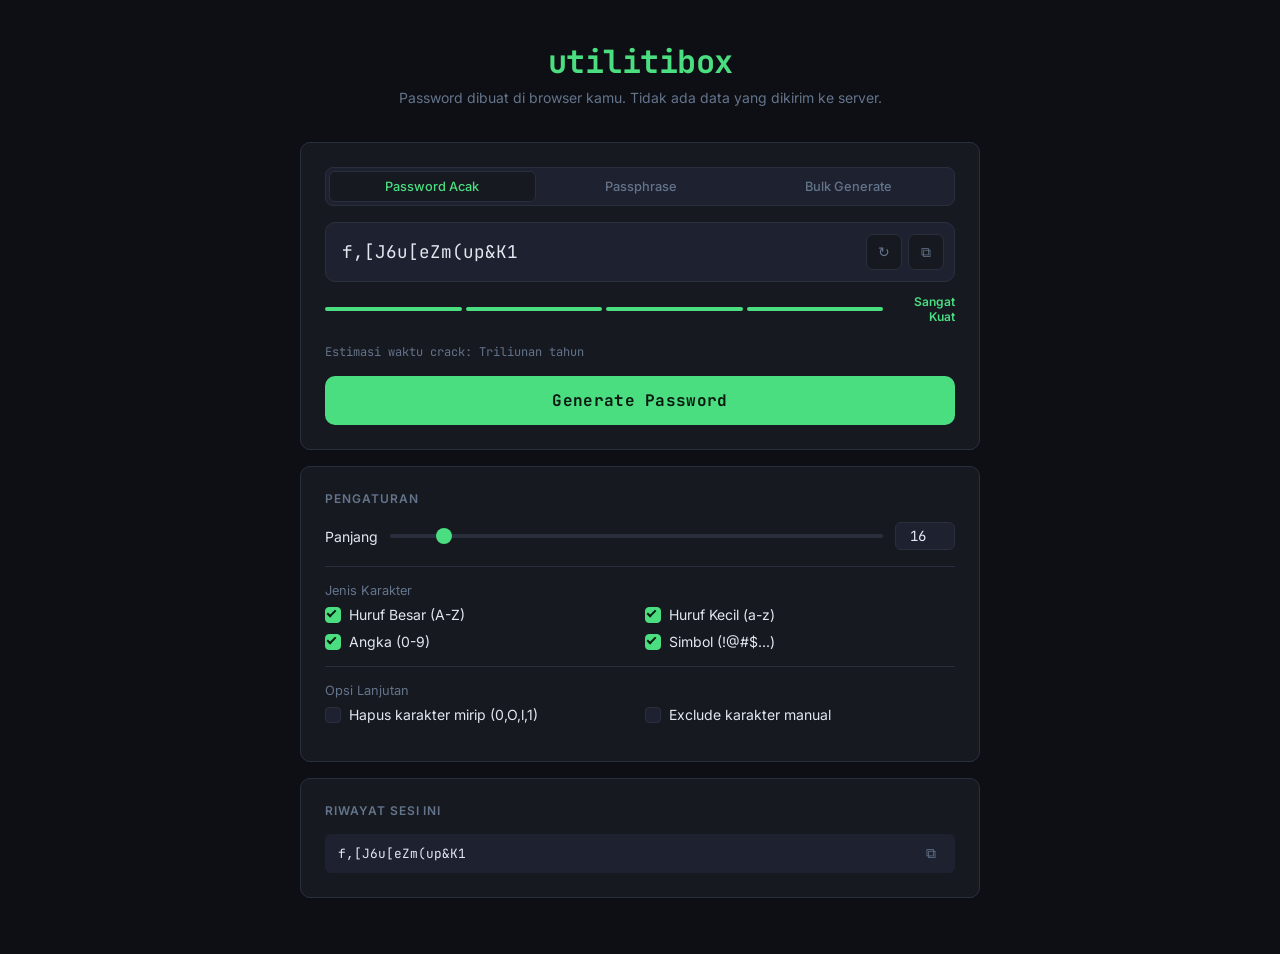
<file: pass-generator/index.html>
<!DOCTYPE html>
<html lang="id">
<head>
<meta charset="UTF-8">
<meta name="viewport" content="width=device-width, initial-scale=1.0">
<title>Password Generator</title>
<style>
  @import url('https://fonts.googleapis.com/css2?family=JetBrains+Mono:wght@400;600;700&family=Inter:wght@400;500;600&display=swap');

  *, *::before, *::after { box-sizing: border-box; margin: 0; padding: 0; }

  :root {
    --bg: #0d0f14;
    --surface: #161920;
    --surface2: #1e2230;
    --border: #2a2f3e;
    --accent: #4ade80;
    --accent-dim: #166534;
    --text: #e2e8f0;
    --muted: #64748b;
    --danger: #f87171;
    --warning: #fbbf24;
    --good: #4ade80;
    --radius: 10px;
  }

  body {
    background: var(--bg);
    color: var(--text);
    font-family: 'Inter', sans-serif;
    min-height: 100vh;
    padding: 40px 16px;
  }

  .container {
    max-width: 680px;
    margin: 0 auto;
  }

  header {
    text-align: center;
    margin-bottom: 36px;
  }

  header h1 {
    font-family: 'JetBrains Mono', monospace;
    font-size: 2rem;
    font-weight: 700;
    color: var(--accent);
    letter-spacing: -0.5px;
  }

  header p {
    color: var(--muted);
    font-size: 0.875rem;
    margin-top: 6px;
  }

  .card {
    background: var(--surface);
    border: 1px solid var(--border);
    border-radius: var(--radius);
    padding: 24px;
    margin-bottom: 16px;
  }

  .card-title {
    font-size: 0.75rem;
    font-weight: 600;
    text-transform: uppercase;
    letter-spacing: 0.08em;
    color: var(--muted);
    margin-bottom: 16px;
  }

  /* Password Output */
  .password-output {
    position: relative;
    background: var(--surface2);
    border: 1px solid var(--border);
    border-radius: var(--radius);
    padding: 16px 120px 16px 16px;
    margin-bottom: 12px;
    min-height: 56px;
  }

  #passwordDisplay {
    font-family: 'JetBrains Mono', monospace;
    font-size: 1.1rem;
    word-break: break-all;
    line-height: 1.5;
    color: var(--text);
  }

  #passwordDisplay.placeholder {
    color: var(--muted);
    font-style: italic;
  }

  .output-actions {
    position: absolute;
    right: 10px;
    top: 50%;
    transform: translateY(-50%);
    display: flex;
    gap: 6px;
  }

  .icon-btn {
    background: var(--surface);
    border: 1px solid var(--border);
    color: var(--muted);
    width: 36px;
    height: 36px;
    border-radius: 7px;
    cursor: pointer;
    display: flex;
    align-items: center;
    justify-content: center;
    font-size: 0.875rem;
    transition: all 0.15s;
  }

  .icon-btn:hover {
    color: var(--accent);
    border-color: var(--accent);
  }

  /* Strength Bar */
  .strength-bar-wrap {
    display: flex;
    align-items: center;
    gap: 12px;
    margin-bottom: 20px;
  }

  .strength-bars {
    display: flex;
    gap: 4px;
    flex: 1;
  }

  .strength-bar {
    height: 4px;
    flex: 1;
    background: var(--border);
    border-radius: 99px;
    transition: background 0.3s;
  }

  .strength-label {
    font-size: 0.75rem;
    font-weight: 600;
    width: 60px;
    text-align: right;
    color: var(--muted);
  }

  .crack-time {
    font-size: 0.75rem;
    color: var(--muted);
    margin-bottom: 16px;
    font-family: 'JetBrains Mono', monospace;
  }

  /* Generate Button */
  .btn-generate {
    width: 100%;
    background: var(--accent);
    color: #0a1a0f;
    border: none;
    border-radius: var(--radius);
    padding: 14px;
    font-family: 'JetBrains Mono', monospace;
    font-size: 1rem;
    font-weight: 700;
    cursor: pointer;
    transition: opacity 0.15s, transform 0.1s;
    letter-spacing: 0.02em;
  }

  .btn-generate:hover { opacity: 0.88; }
  .btn-generate:active { transform: scale(0.98); }

  /* Controls */
  .control-row {
    display: flex;
    align-items: center;
    justify-content: space-between;
    margin-bottom: 14px;
    gap: 12px;
  }

  .control-label {
    font-size: 0.875rem;
    color: var(--text);
    flex-shrink: 0;
  }

  .length-value {
    font-family: 'JetBrains Mono', monospace;
    font-size: 0.875rem;
    color: var(--accent);
    font-weight: 600;
    width: 32px;
    text-align: right;
    flex-shrink: 0;
  }

  input[type="range"] {
    flex: 1;
    -webkit-appearance: none;
    height: 4px;
    background: var(--border);
    border-radius: 99px;
    outline: none;
  }

  input[type="range"]::-webkit-slider-thumb {
    -webkit-appearance: none;
    width: 16px;
    height: 16px;
    border-radius: 50%;
    background: var(--accent);
    cursor: pointer;
  }

  input[type="number"] {
    background: var(--surface2);
    border: 1px solid var(--border);
    color: var(--text);
    border-radius: 6px;
    padding: 4px 8px;
    font-family: 'JetBrains Mono', monospace;
    font-size: 0.875rem;
    width: 60px;
    text-align: center;
    outline: none;
  }

  input[type="number"]:focus {
    border-color: var(--accent);
  }

  /* Checkboxes */
  .checkbox-grid {
    display: grid;
    grid-template-columns: 1fr 1fr;
    gap: 10px;
    margin-bottom: 14px;
  }

  .checkbox-item {
    display: flex;
    align-items: center;
    gap: 8px;
    cursor: pointer;
  }

  .checkbox-item input[type="checkbox"] {
    -webkit-appearance: none;
    width: 16px;
    height: 16px;
    border: 1.5px solid var(--border);
    border-radius: 4px;
    background: var(--surface2);
    cursor: pointer;
    flex-shrink: 0;
    position: relative;
    transition: all 0.15s;
  }

  .checkbox-item input[type="checkbox"]:checked {
    background: var(--accent);
    border-color: var(--accent);
  }

  .checkbox-item input[type="checkbox"]:checked::after {
    content: '';
    position: absolute;
    left: 3px;
    top: 0px;
    width: 5px;
    height: 9px;
    border: 2px solid #0a1a0f;
    border-top: none;
    border-left: none;
    transform: rotate(45deg);
  }

  .checkbox-item label {
    font-size: 0.875rem;
    cursor: pointer;
    color: var(--text);
  }

  /* Divider */
  .divider {
    border: none;
    border-top: 1px solid var(--border);
    margin: 16px 0;
  }

  /* Exclude input */
  .exclude-input {
    width: 100%;
    background: var(--surface2);
    border: 1px solid var(--border);
    color: var(--text);
    border-radius: 6px;
    padding: 8px 12px;
    font-family: 'JetBrains Mono', monospace;
    font-size: 0.875rem;
    outline: none;
    margin-top: 4px;
  }

  .exclude-input:focus { border-color: var(--accent); }

  /* Mode Toggle */
  .mode-toggle {
    display: flex;
    background: var(--surface2);
    border: 1px solid var(--border);
    border-radius: 8px;
    padding: 3px;
    margin-bottom: 16px;
    gap: 3px;
  }

  .mode-btn {
    flex: 1;
    padding: 7px;
    background: none;
    border: none;
    color: var(--muted);
    font-size: 0.8rem;
    font-family: 'Inter', sans-serif;
    font-weight: 500;
    cursor: pointer;
    border-radius: 6px;
    transition: all 0.15s;
  }

  .mode-btn.active {
    background: var(--surface);
    color: var(--accent);
    border: 1px solid var(--border);
  }

  /* Bulk Section */
  .bulk-grid {
    display: flex;
    flex-direction: column;
    gap: 8px;
  }

  .bulk-item {
    display: flex;
    align-items: center;
    justify-content: space-between;
    background: var(--surface2);
    border: 1px solid var(--border);
    border-radius: 8px;
    padding: 10px 14px;
    font-family: 'JetBrains Mono', monospace;
    font-size: 0.875rem;
    gap: 12px;
  }

  .bulk-item span {
    word-break: break-all;
    flex: 1;
  }

  .bulk-copy-btn {
    background: none;
    border: none;
    color: var(--muted);
    cursor: pointer;
    font-size: 0.875rem;
    padding: 2px 6px;
    border-radius: 4px;
    transition: color 0.15s;
    flex-shrink: 0;
  }

  .bulk-copy-btn:hover { color: var(--accent); }

  .bulk-controls {
    display: flex;
    align-items: center;
    gap: 10px;
    margin-bottom: 12px;
  }

  .bulk-controls label {
    font-size: 0.875rem;
    color: var(--muted);
  }

  /* History */
  .history-list {
    display: flex;
    flex-direction: column;
    gap: 6px;
    max-height: 240px;
    overflow-y: auto;
  }

  .history-item {
    display: flex;
    align-items: center;
    justify-content: space-between;
    padding: 8px 12px;
    background: var(--surface2);
    border-radius: 6px;
    font-family: 'JetBrains Mono', monospace;
    font-size: 0.8rem;
    gap: 8px;
    border: 1px solid transparent;
    transition: border-color 0.15s;
  }

  .history-item:hover { border-color: var(--border); }
  .history-item span { word-break: break-all; flex: 1; }

  .history-empty {
    color: var(--muted);
    font-size: 0.875rem;
    text-align: center;
    padding: 16px;
  }

  /* Toast */
  #toast {
    position: fixed;
    bottom: 24px;
    left: 50%;
    transform: translateX(-50%) translateY(10px);
    background: var(--accent);
    color: #0a1a0f;
    padding: 10px 20px;
    border-radius: 99px;
    font-size: 0.875rem;
    font-weight: 600;
    opacity: 0;
    pointer-events: none;
    transition: opacity 0.2s, transform 0.2s;
    z-index: 999;
  }

  #toast.show {
    opacity: 1;
    transform: translateX(-50%) translateY(0);
  }

  /* Warning text */
  .warning-text {
    font-size: 0.75rem;
    color: var(--danger);
    margin-top: 6px;
  }

  .info-text {
    font-size: 0.75rem;
    color: var(--muted);
    margin-top: 4px;
  }

  .section-label {
    font-size: 0.8rem;
    color: var(--muted);
    margin-bottom: 8px;
  }

  @media (max-width: 480px) {
    header h1 { font-size: 1.5rem; }
    .checkbox-grid { grid-template-columns: 1fr; }
    .card { padding: 16px; }
  }

  @media (prefers-reduced-motion: reduce) {
    * { transition: none !important; }
  }
</style>
</head>
<body>

<div class="container">
  <header>
    <h1>utilitibox</h1>
    <p>Password dibuat di browser kamu. Tidak ada data yang dikirim ke server.</p>
  </header>

  <!-- Mode Toggle -->
  <div class="card">
    <div class="mode-toggle">
      <button class="mode-btn active" onclick="setMode('password')">Password Acak</button>
      <button class="mode-btn" onclick="setMode('passphrase')">Passphrase</button>
      <button class="mode-btn" onclick="setMode('bulk')">Bulk Generate</button>
    </div>

    <!-- Password Output -->
    <div class="password-output">
      <div id="passwordDisplay" class="placeholder">Klik "Generate" untuk membuat password</div>
      <div class="output-actions">
        <button class="icon-btn" onclick="generatePassword()" title="Generate ulang">&#8635;</button>
        <button class="icon-btn" onclick="copyPassword()" title="Copy">&#10697;</button>
      </div>
    </div>

    <!-- Strength -->
    <div class="strength-bar-wrap">
      <div class="strength-bars">
        <div class="strength-bar" id="bar1"></div>
        <div class="strength-bar" id="bar2"></div>
        <div class="strength-bar" id="bar3"></div>
        <div class="strength-bar" id="bar4"></div>
      </div>
      <div class="strength-label" id="strengthLabel">-</div>
    </div>
    <div class="crack-time" id="crackTime">Estimasi waktu crack: -</div>

    <button class="btn-generate" onclick="generatePassword()">Generate Password</button>
  </div>

  <!-- Settings -->
  <div id="passwordSettings" class="card">
    <div class="card-title">Pengaturan</div>

    <!-- Length -->
    <div class="control-row">
      <span class="control-label">Panjang</span>
      <input type="range" id="lengthSlider" min="4" max="128" value="16"
        oninput="syncLength('slider')">
      <input type="number" id="lengthInput" min="4" max="128" value="16"
        oninput="syncLength('input')">
    </div>

    <hr class="divider">

    <!-- Karakter -->
    <div class="section-label">Jenis Karakter</div>
    <div class="checkbox-grid">
      <label class="checkbox-item">
        <input type="checkbox" id="chkUpper" checked>
        <label for="chkUpper">Huruf Besar (A-Z)</label>
      </label>
      <label class="checkbox-item">
        <input type="checkbox" id="chkLower" checked>
        <label for="chkLower">Huruf Kecil (a-z)</label>
      </label>
      <label class="checkbox-item">
        <input type="checkbox" id="chkNumbers" checked>
        <label for="chkNumbers">Angka (0-9)</label>
      </label>
      <label class="checkbox-item">
        <input type="checkbox" id="chkSymbols" checked>
        <label for="chkSymbols">Simbol (!@#$...)</label>
      </label>
    </div>

    <hr class="divider">

    <!-- Opsi tambahan -->
    <div class="section-label">Opsi Lanjutan</div>
    <div class="checkbox-grid">
      <label class="checkbox-item">
        <input type="checkbox" id="chkExcludeAmbig">
        <label for="chkExcludeAmbig">Hapus karakter mirip (0,O,l,1)</label>
      </label>
      <label class="checkbox-item">
        <input type="checkbox" id="chkExcludeCustom">
        <label for="chkExcludeCustom">Exclude karakter manual</label>
      </label>
    </div>

    <div id="excludeCustomWrap" style="display:none; margin-top:10px;">
      <input class="exclude-input" type="text" id="excludeInput" placeholder="Ketik karakter yang ingin dibuang, contoh: @#$">
    </div>
    <div id="charWarning" class="warning-text" style="display:none;">
      Tidak ada karakter tersedia! Aktifkan setidaknya satu jenis karakter.
    </div>
  </div>

  <!-- Passphrase Settings -->
  <div id="passphraseSettings" class="card" style="display:none;">
    <div class="card-title">Pengaturan Passphrase</div>
    <div class="control-row">
      <span class="control-label">Jumlah Kata</span>
      <input type="range" id="wordCountSlider" min="3" max="10" value="4"
        oninput="syncWordCount('slider')">
      <input type="number" id="wordCountInput" min="3" max="10" value="4"
        oninput="syncWordCount('input')">
    </div>
    <div class="control-row" style="margin-top:12px;">
      <span class="control-label">Pemisah</span>
      <input class="exclude-input" type="text" id="separatorInput" value="-" maxlength="3" style="width:80px; margin-top:0;">
    </div>
    <div class="checkbox-grid" style="margin-top:12px;">
      <label class="checkbox-item">
        <input type="checkbox" id="chkCapitalize">
        <label for="chkCapitalize">Kapitalisasi kata</label>
      </label>
      <label class="checkbox-item">
        <input type="checkbox" id="chkAddNumber">
        <label for="chkAddNumber">Tambah angka di akhir</label>
      </label>
    </div>
    <div class="info-text">Passphrase lebih mudah diingat dan tetap kuat secara kriptografis.</div>
  </div>

  <!-- Bulk Settings -->
  <div id="bulkSection" class="card" style="display:none;">
    <div class="card-title">Bulk Generate</div>
    <div class="bulk-controls">
      <label>Jumlah password:</label>
      <input type="number" id="bulkCount" min="1" max="20" value="5" style="width:60px; background:var(--surface2); border:1px solid var(--border); color:var(--text); border-radius:6px; padding:4px 8px; font-family:'JetBrains Mono',monospace; font-size:0.875rem; text-align:center; outline:none;">
      <button class="btn-generate" onclick="generateBulk()" style="flex:1; padding:8px;">Generate Semua</button>
    </div>
    <div class="bulk-grid" id="bulkGrid">
      <div class="history-empty">Klik "Generate Semua" untuk membuat beberapa password sekaligus.</div>
    </div>
  </div>

  <!-- History -->
  <div class="card">
    <div class="card-title">Riwayat Sesi Ini</div>
    <div class="history-list" id="historyList">
      <div class="history-empty">Belum ada password yang dibuat.</div>
    </div>
  </div>
</div>

<div id="toast">Disalin!</div>

<script>
// =====================
// WORDLIST PASSPHRASE
// =====================
const WORDS = [
  "apple","brave","cloud","dance","eagle","flame","grace","happy","ivory","jumpy",
  "karma","lemon","magic","night","ocean","pearl","queen","river","storm","tiger",
  "ultra","vapor","witch","xenon","yield","zebra","amber","blast","crane","drift",
  "ember","frost","globe","honey","inlet","joker","kneel","latch","melon","nerve",
  "orbit","panda","quail","ridge","shore","trout","unity","vital","waltz","xylem",
  "yacht","zingy","atlas","blaze","crisp","delta","envoy","field","grove","hatch",
  "image","jewel","knack","lunar","mango","novel","olive","plaza","quick","rainy",
  "slate","talon","usher","venom","wheat","xeric","yearn","zippy","acorn","beard",
  "cedar","denim","epoch","forge","glare","hiker","index","juice","kudos","lotus",
  "maple","noble","onion","prism","query","robin","snail","thorn","umbra","vigor",
  "wheel","xenon","yodel","zonal","arrow","bench","cargo","depot","equip","fetch",
  "grail","haven","inlet","joint","kiosk","lever","mouse","nymph","outer","proxy",
  "quota","relic","scalp","tower","upend","viper","wrath","xylan","yeoman","zinc"
];

// =====================
// STATE
// =====================
let currentMode = 'password';
let history = [];
let currentPassword = '';

// =====================
// MODE
// =====================
function setMode(mode) {
  currentMode = mode;
  document.querySelectorAll('.mode-btn').forEach((b, i) => {
    b.classList.toggle('active', ['password','passphrase','bulk'][i] === mode);
  });
  document.getElementById('passwordSettings').style.display = mode === 'password' ? '' : 'none';
  document.getElementById('passphraseSettings').style.display = mode === 'passphrase' ? '' : 'none';
  document.getElementById('bulkSection').style.display = mode === 'bulk' ? '' : 'none';
}

// =====================
// SYNC CONTROLS
// =====================
function syncLength(from) {
  const s = document.getElementById('lengthSlider');
  const i = document.getElementById('lengthInput');
  let v = from === 'slider' ? parseInt(s.value) : parseInt(i.value);
  v = Math.max(4, Math.min(128, isNaN(v) ? 16 : v));
  s.value = v; i.value = v;
}

function syncWordCount(from) {
  const s = document.getElementById('wordCountSlider');
  const i = document.getElementById('wordCountInput');
  let v = from === 'slider' ? parseInt(s.value) : parseInt(i.value);
  v = Math.max(3, Math.min(10, isNaN(v) ? 4 : v));
  s.value = v; i.value = v;
}

document.getElementById('chkExcludeCustom').addEventListener('change', function() {
  document.getElementById('excludeCustomWrap').style.display = this.checked ? '' : 'none';
});

// =====================
// CRYPTO RANDOM
// =====================
function secureRandom(max) {
  const arr = new Uint32Array(1);
  crypto.getRandomValues(arr);
  return arr[0] % max;
}

function secureRandomInt(min, max) {
  return min + secureRandom(max - min);
}

// =====================
// BUILD CHARSET
// =====================
function buildCharset() {
  let charset = '';
  const UPPER = 'ABCDEFGHIJKLMNOPQRSTUVWXYZ';
  const LOWER = 'abcdefghijklmnopqrstuvwxyz';
  const NUMBERS = '0123456789';
  const SYMBOLS = '!@#$%^&*()_+-=[]{}|;:,.<>?';
  const AMBIG = '0Ol1I';

  if (document.getElementById('chkUpper').checked) charset += UPPER;
  if (document.getElementById('chkLower').checked) charset += LOWER;
  if (document.getElementById('chkNumbers').checked) charset += NUMBERS;
  if (document.getElementById('chkSymbols').checked) charset += SYMBOLS;

  if (document.getElementById('chkExcludeAmbig').checked) {
    for (const c of AMBIG) charset = charset.replaceAll(c, '');
  }

  if (document.getElementById('chkExcludeCustom').checked) {
    const custom = document.getElementById('excludeInput').value;
    for (const c of custom) charset = charset.replaceAll(c, '');
  }

  // Deduplicate
  charset = [...new Set(charset)].join('');
  return charset;
}

// =====================
// GENERATE
// =====================
function generatePassword() {
  if (currentMode === 'passphrase') {
    generatePassphrase();
    return;
  }
  if (currentMode === 'bulk') {
    generateBulk();
    return;
  }

  const charset = buildCharset();
  const warn = document.getElementById('charWarning');

  if (!charset) {
    warn.style.display = '';
    setPasswordDisplay('', false);
    return;
  }
  warn.style.display = 'none';

  const length = parseInt(document.getElementById('lengthSlider').value);
  let pwd = '';
  for (let i = 0; i < length; i++) {
    pwd += charset[secureRandom(charset.length)];
  }

  setPasswordDisplay(pwd);
  updateStrength(pwd);
  addToHistory(pwd);
  currentPassword = pwd;
}

function generatePassphrase() {
  const count = parseInt(document.getElementById('wordCountSlider').value);
  const sep = document.getElementById('separatorInput').value || '-';
  const cap = document.getElementById('chkCapitalize').checked;
  const addNum = document.getElementById('chkAddNumber').checked;

  let words = [];
  for (let i = 0; i < count; i++) {
    let w = WORDS[secureRandom(WORDS.length)];
    if (cap) w = w.charAt(0).toUpperCase() + w.slice(1);
    words.push(w);
  }

  let phrase = words.join(sep);
  if (addNum) phrase += sep + secureRandomInt(10, 999);

  setPasswordDisplay(phrase);
  updateStrength(phrase);
  addToHistory(phrase);
  currentPassword = phrase;
}

function generateBulk() {
  const count = parseInt(document.getElementById('bulkCount').value) || 5;
  const charset = buildCharset();
  if (!charset) return;

  const length = parseInt(document.getElementById('lengthSlider').value);
  const grid = document.getElementById('bulkGrid');
  grid.innerHTML = '';

  const passwords = [];
  for (let i = 0; i < count; i++) {
    let pwd = '';
    for (let j = 0; j < length; j++) pwd += charset[secureRandom(charset.length)];
    passwords.push(pwd);
  }

  passwords.forEach((pwd, idx) => {
    const div = document.createElement('div');
    div.className = 'bulk-item';
    div.innerHTML = `<span>${escapeHtml(pwd)}</span><button class="bulk-copy-btn" onclick="copyText('${escapeHtml(pwd)}')">&#10697;</button>`;
    grid.appendChild(div);
    addToHistory(pwd);
  });

  currentPassword = passwords[0];
  setPasswordDisplay(passwords[0]);
  updateStrength(passwords[0]);
}

// =====================
// DISPLAY
// =====================
function setPasswordDisplay(pwd, hasContent = true) {
  const el = document.getElementById('passwordDisplay');
  if (!hasContent || !pwd) {
    el.textContent = 'Klik "Generate" untuk membuat password';
    el.className = 'placeholder';
  } else {
    el.textContent = pwd;
    el.className = '';
  }
}

// =====================
// STRENGTH
// =====================
function updateStrength(pwd) {
  const bars = [1,2,3,4].map(i => document.getElementById('bar' + i));
  const label = document.getElementById('strengthLabel');
  const crackEl = document.getElementById('crackTime');

  let score = 0;
  if (pwd.length >= 8) score++;
  if (pwd.length >= 16) score++;
  if (/[A-Z]/.test(pwd) && /[a-z]/.test(pwd)) score++;
  if (/[0-9]/.test(pwd)) score++;
  if (/[^A-Za-z0-9]/.test(pwd)) score++;
  if (pwd.length >= 24) score++;

  let level = Math.min(4, Math.ceil(score / 1.5));
  if (pwd.length < 6) level = 1;

  const colors = ['', '#ef4444', '#f97316', '#fbbf24', '#4ade80'];
  const labels = ['', 'Lemah', 'Sedang', 'Kuat', 'Sangat Kuat'];

  bars.forEach((bar, i) => {
    bar.style.background = i < level ? colors[level] : 'var(--border)';
  });
  label.textContent = labels[level];
  label.style.color = colors[level];

  // Estimasi crack time (simplified)
  let charsetSize = 0;
  if (/[a-z]/.test(pwd)) charsetSize += 26;
  if (/[A-Z]/.test(pwd)) charsetSize += 26;
  if (/[0-9]/.test(pwd)) charsetSize += 10;
  if (/[^A-Za-z0-9]/.test(pwd)) charsetSize += 32;

  const combinations = Math.pow(charsetSize || 26, pwd.length);
  const guessPerSec = 1e10;
  const seconds = combinations / guessPerSec;

  crackEl.textContent = 'Estimasi waktu crack: ' + formatTime(seconds);
}

function formatTime(seconds) {
  if (seconds < 1) return 'Instan';
  if (seconds < 60) return Math.round(seconds) + ' detik';
  if (seconds < 3600) return Math.round(seconds / 60) + ' menit';
  if (seconds < 86400) return Math.round(seconds / 3600) + ' jam';
  if (seconds < 31536000) return Math.round(seconds / 86400) + ' hari';
  if (seconds < 3.15e9) return Math.round(seconds / 31536000) + ' tahun';
  if (seconds < 3.15e12) return Math.round(seconds / 3.15e9) + ' ribu tahun';
  if (seconds < 3.15e15) return Math.round(seconds / 3.15e12) + ' juta tahun';
  return 'Triliunan tahun';
}

// =====================
// COPY
// =====================
function copyPassword() {
  if (currentPassword) copyText(currentPassword);
}

function copyText(text) {
  navigator.clipboard.writeText(text).then(() => showToast('Disalin ke clipboard!')).catch(() => {
    const ta = document.createElement('textarea');
    ta.value = text;
    document.body.appendChild(ta);
    ta.select();
    document.execCommand('copy');
    document.body.removeChild(ta);
    showToast('Disalin!');
  });
}

function showToast(msg) {
  const t = document.getElementById('toast');
  t.textContent = msg;
  t.classList.add('show');
  setTimeout(() => t.classList.remove('show'), 1800);
}

// =====================
// HISTORY
// =====================
function addToHistory(pwd) {
  history.unshift(pwd);
  if (history.length > 20) history.pop();
  renderHistory();
}

function renderHistory() {
  const list = document.getElementById('historyList');
  if (history.length === 0) {
    list.innerHTML = '<div class="history-empty">Belum ada password yang dibuat.</div>';
    return;
  }
  list.innerHTML = history.map(p =>
    `<div class="history-item">
      <span>${escapeHtml(p)}</span>
      <button class="bulk-copy-btn" onclick="copyText('${escapeHtml(p).replace(/'/g, "\\'")}')">&#10697;</button>
    </div>`
  ).join('');
}

function escapeHtml(str) {
  return str.replace(/&/g,'&amp;').replace(/</g,'&lt;').replace(/>/g,'&gt;').replace(/"/g,'&quot;').replace(/'/g,'&#39;');
}

// Init
generatePassword();
</script>
</body>
</html>
</file>
